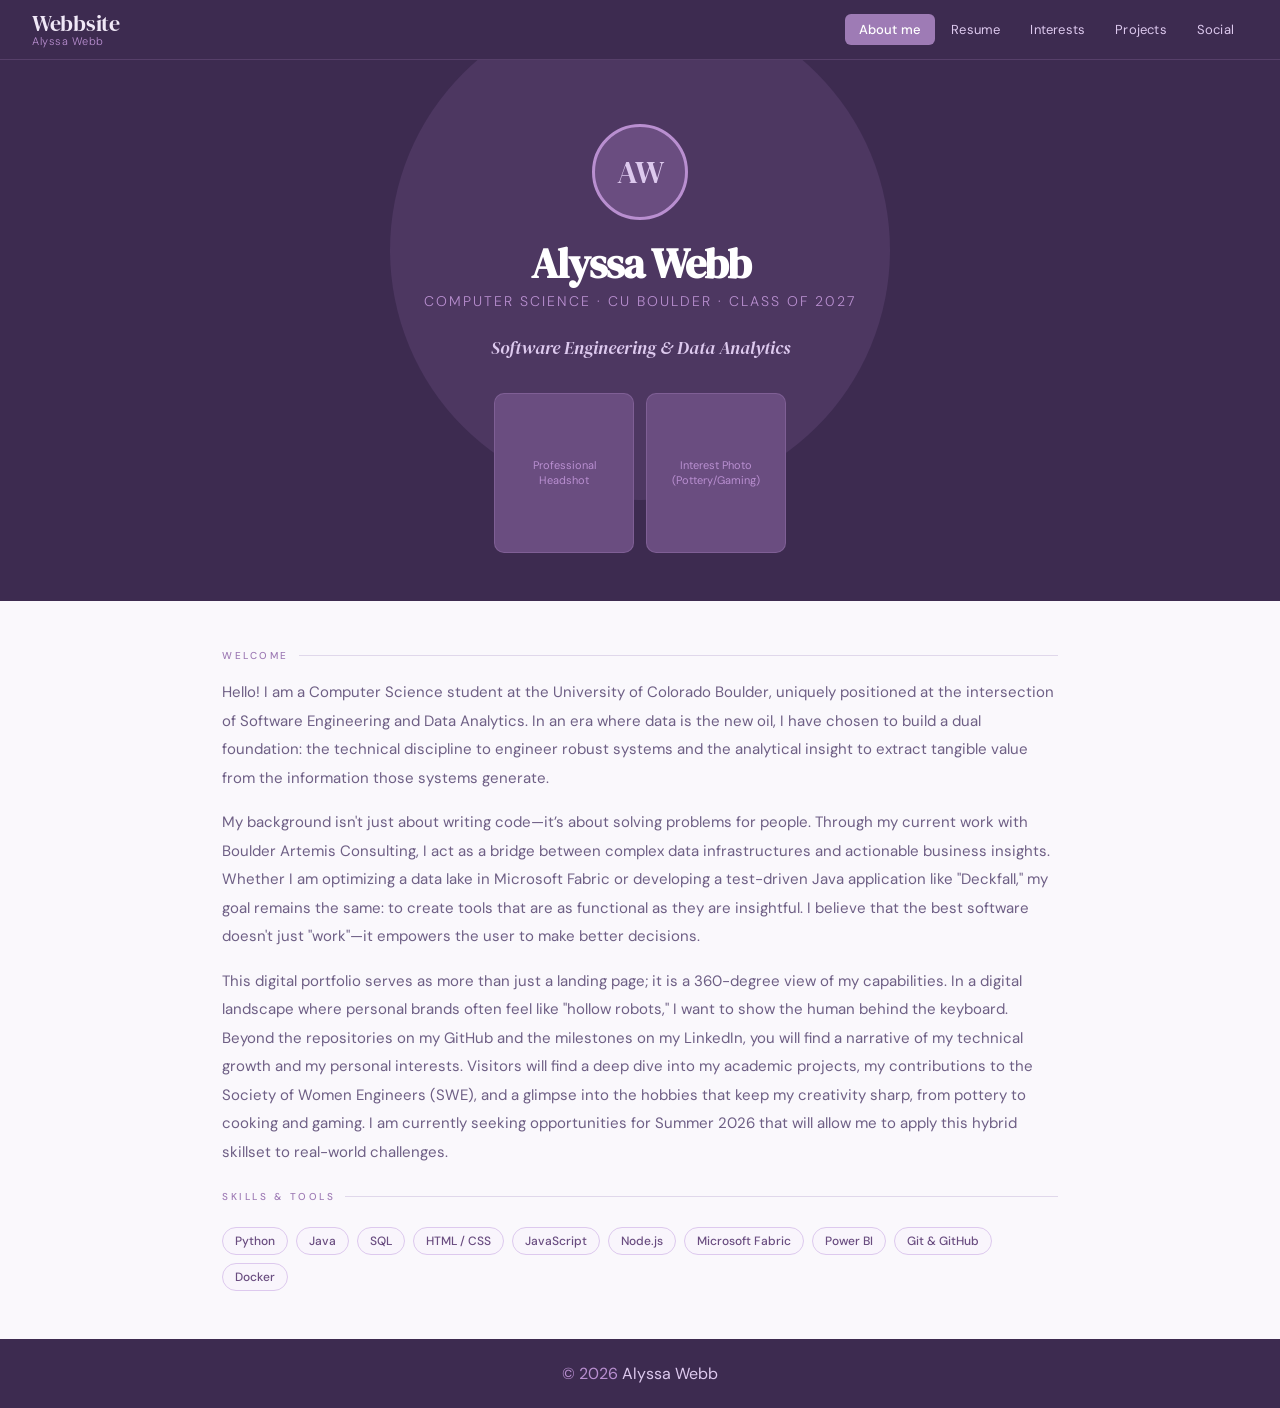
<file: webbsite/index.html>
<!DOCTYPE html>
<html lang="en">
<head>
<meta charset="UTF-8">
<meta name="viewport" content="width=device-width, initial-scale=1.0">
<title>Webbsite — Alyssa Webb</title>
<link rel="preconnect" href="https://fonts.googleapis.com">
<link rel="preconnect" href="https://fonts.gstatic.com" crossorigin>
<link href="https://fonts.googleapis.com/css2?family=DM+Serif+Display:ital@0;1&family=DM+Sans:wght@300;400;500&display=swap" rel="stylesheet">
<link rel="stylesheet" href="assets/css/styles.css">
<!-- NAV -->
<body>

<nav>
  <div class="nav-brand" onclick="showPage('home')">
    Webbsite
    <small>Alyssa Webb</small>
  </div>
  <div class="nav-links">
    <button class="nav-link active" onclick="showPage('home', this)">About me</button>
    <button class="nav-link" onclick="showPage('resume', this)">Resume</button>
    <button class="nav-link" onclick="showPage('interests', this)">Interests</button>
    <button class="nav-link" onclick="showPage('projects', this)">Projects</button>
    <button class="nav-link" onclick="showPage('social', this)">Social</button>
  </div>
</nav>

<div id="page-home" class="page active">
  <div class="hero">
    <div class="hero-inner">
      <div class="hero-avatar">AW</div>
      <h1>Alyssa Webb</h1>
      <div class="hero-role">Computer Science · CU Boulder · Class of 2027</div>
      <div class="hero-tagline">Software Engineering & Data Analytics</div>
      <div class="hero-photos">
        <div class="hero-photo">
          <div class="hero-photo-placeholder">
            <span>Professional Headshot</span>
          </div>
        </div>
        <div class="hero-photo">
          <div class="hero-photo-placeholder">
            <span>Interest Photo<br>(Pottery/Gaming)</span>
          </div>
        </div>
      </div>
    </div>
  </div>

  <div class="container">
    <div class="section-label">Welcome</div>
    <div class="about-text">
      <p>Hello! I am a Computer Science student at the University of Colorado Boulder, uniquely positioned at the intersection of Software Engineering and Data Analytics. In an era where data is the new oil, I have chosen to build a dual foundation: the technical discipline to engineer robust systems and the analytical insight to extract tangible value from the information those systems generate.</p>
      
      <p>My background isn't just about writing code—it’s about solving problems for people. Through my current work with Boulder Artemis Consulting, I act as a bridge between complex data infrastructures and actionable business insights. Whether I am optimizing a data lake in Microsoft Fabric or developing a test-driven Java application like "Deckfall," my goal remains the same: to create tools that are as functional as they are insightful. I believe that the best software doesn't just "work"—it empowers the user to make better decisions.</p>

      <p>This digital portfolio serves as more than just a landing page; it is a 360-degree view of my capabilities. In a digital landscape where personal brands often feel like "hollow robots," I want to show the human behind the keyboard. Beyond the repositories on my GitHub and the milestones on my LinkedIn, you will find a narrative of my technical growth and my personal interests. Visitors will find a deep dive into my academic projects, my contributions to the Society of Women Engineers (SWE), and a glimpse into the hobbies that keep my creativity sharp, from pottery to cooking and gaming. I am currently seeking opportunities for Summer 2026 that will allow me to apply this hybrid skillset to real-world challenges.</p>
    </div>

    <div class="section-label">Skills &amp; tools</div>
    <div class="skill-tags">
      <span class="skill-tag">Python</span>
      <span class="skill-tag">Java</span>
      <span class="skill-tag">SQL</span>
      <span class="skill-tag">HTML / CSS</span>
      <span class="skill-tag">JavaScript</span>
      <span class="skill-tag">Node.js</span>
      <span class="skill-tag">Microsoft Fabric</span>
      <span class="skill-tag">Power BI</span>
      <span class="skill-tag">Git &amp; GitHub</span>
      <span class="skill-tag">Docker</span>
    </div>
  </div>
</div>

<div id="page-resume" class="page">
  <div class="container">
    <div class="section-label">Resume / CV</div>
    <div class="resume-embed-box">
        <iframe src="https://drive.google.com/file/d/1-yeMEf5vMtyFNXZmP25-BjhHk75rmZf4/preview" title="Resume" width="100%" height="600px" allow="autoplay"></iframe>
    </div>
  </div>
</div>

<div id="page-interests" class="page">
  <div class="container">
    <div class="section-label">My life outside of work...</div>
    <div class="card-grid">
      
      <div class="card">
        <div class="card-img">
          <div class="card-img-placeholder"><span>Getting Outdoors!</span></div>
        </div>
        <div class="card-body">
          <div class="card-title">Hiking, Walking, Working out!</div>
          <div class="card-desc">
            When I’m not behind a screen, I prioritize spending time outdoors to stay grounded. 
            I frequently go hiking and walking with my family around Boulder, which helps me 
            recharge and maintain a healthy work-life balance. These excursions allow me to 
            appreciate the local landscape, clear my mind for complex problem-solving, and 
            value the importance of community and connection outside of a technical environment.
          </div>
          <span class="card-tag">Hobby</span>
        </div>
      </div>

      <div class="card">
        <div class="card-img">
          <div class="card-img-placeholder"><span>Cooking & Food</span></div>
        </div>
        <div class="card-body">
          <div class="card-title">Cooking / Trying new Food!</div>
          <div class="card-desc">
            I have recently started exploring the art of cooking, which has been a rewarding 
            challenge. I've enjoyed learning to bake pretzels and mastering the grill, though 
            I did once manage to burn pasta—an embarrassing feat I didn't think was possible! 
            Since then, I’ve been putting my skills to the test by trying complex new recipes 
            and discovering how much creativity goes into a great meal.
          </div>
          <span class="card-tag">Hobby</span>
        </div>
      </div>

      <div class="card">
        <div class="card-img">
          <div class="card-img-placeholder"><span>Gaming</span></div>
        </div>
        <div class="card-body">
          <div class="card-title">Gaming</div>
          <div class="card-desc">
            Gaming is where my interest in software and computers first began. While I love the 
            logic behind strategy games, I am a huge fan of MMOs like World of Warcraft, 
            which I enjoy playing with my dad. Exploring titles like Stardew Valley, Teardown, 
            and Project Zomboid allows me to appreciate different game mechanics and 
            storytelling styles, fueling my own aspirations in software development.
          </div>
          <span class="card-tag">Hobby</span>
        </div>
      </div>

    </div>
  </div>
</div>

<div id="page-projects" class="page">
  <div class="container">
    <div class="section-label">Academic &amp; professional highlights</div>
    <div class="card-grid">
      <div class="card">
        <div class="card-img">
          <div class="card-img-placeholder"><span>Boulder Artemis Consulting</span></div>
        </div>
        <div class="card-body">
          <div class="card-title">Data Analyst</div>
          <div class="card-desc">Working with Boulder Artemis has provided me with invaluable client-facing experience. I’ve mastered tools like Microsoft Fabric and Power BI to help businesses understand their data. This role has taught me how to manage data lakes and use semantic models for deep analysis, showing me how data impacts real-world business decisions beyond the classroom.</div>
          <span class="card-tag">Data Analysis</span>
          <span class="card-tag">Microsoft Fabric</span>
        </div>
      </div>

      <div class="card">
        <div class="card-img">
          <div class="card-img-placeholder"><span>Deckfall Project</span></div>
        </div>
        <div class="card-body">
          <div class="card-title">Deckfall</div>
          <div class="card-desc">"Deckfall" is a Java-based deck-building roguelike inspired by titles like Slay the Spire. This project allows me to apply Object-Oriented Design (OOD) and Test-Driven Development (TDD). Using Java2D and Swing, my partner and I are navigating the full software design cycle, focusing on clean code, inheritance, and modularity to create a scalable gaming experience.</div>
          <span class="card-tag">Java</span>
          <span class="card-tag">TDD</span>
        </div>
      </div>

      <div class="card">
        <div class="card-img">
          <div class="card-img-placeholder"><span>Audionyx Project</span></div>
        </div>
        <div class="card-body">
          <div class="card-title">Project Manager — Audionyx</div>
          <div class="card-desc">In the Audionyx project, I oversaw a full-stack web application, gaining hands-on experience with Node.js, Handlebars, and PostgreSQL. I learned the intricacies of middleware and backend services, and most importantly, how to containerize the application using Docker to ensure that our development environment remained consistent and deployable across different platforms.</div>
          <span class="card-tag">Full-Stack</span>
          <span class="card-tag">Docker</span>
        </div>
      </div>
    </div>
  </div>
</div>

<div id="page-social" class="page">
  <div class="container">
    <div class="section-label">Social profiles</div>
    <div class="social-card">
      <div class="social-icon" style="background:#0A66C2;">
        <svg width="18" height="18" viewBox="0 0 24 24" fill="white"><path d="M16 8a6 6 0 0 1 6 6v7h-4v-7a2 2 0 0 0-2-2 2 2 0 0 0-2 2v7h-4v-7a6 6 0 0 1 6-6z"/><rect x="2" y="9" width="4" height="12"/><circle cx="4" cy="4" r="2"/></svg>
      </div>
      <div>
        <div class="social-name">LinkedIn</div>
        <div class="social-desc">My LinkedIn serves as my professional anchor, showcasing my career milestones, endorsements from peers at CU Boulder, and updates on my work with Boulder Artemis Consulting.</div>
        <a class="social-url" href="https://www.linkedin.com/in/alyssa-webb-956a50228/" target="_blank">linkedin.com/in/alyssamariewebb</a>
      </div>
    </div>

    <div class="social-card">
      <div class="social-icon" style="background:#1b1f23;">
        <svg width="18" height="18" viewBox="0 0 24 24" fill="white"><path d="M12 0C5.37 0 0 5.37 0 12c0 5.31 3.435 9.795 8.205 11.385.6.105.825-.255.825-.57 0-.285-.015-1.23-.015-2.235-3.015.555-3.795-.735-4.035-1.41-.135-.345-.72-1.41-1.23-1.695-.42-.225-1.02-.78-.015-.795.945-.015 1.62.87 1.845 1.23 1.08 1.815 2.805 1.305 3.495.99.105-.78.42-1.305.765-1.605-2.67-.3-5.46-1.335-5.46-5.925 0-1.305.465-2.385 1.23-3.225-.12-.3-.54-1.53.12-3.18 0 0 1.005-.315 3.3 1.23.96-.27 1.98-.405 3-.405s2.04.135 3 .405c2.295-1.56 3.3-1.23 3.3-1.23.66 1.65.24 2.88.12 3.18.765.84 1.23 1.905 1.23 3.225 0 4.605-2.805 5.625-5.475 5.925.435.375.81 1.095.81 2.22 0 1.605-.015 2.895-.015 3.3 0 .315.225.69.825.57A12.02 12.02 0 0 0 24 12c0-6.63-5.37-12-12-12z"/></svg>
      </div>
      <div>
        <div class="social-name">GitHub</div>
        <div class="social-desc">My GitHub provides transparency into my coding style and logic. Visitors can explore my repositories for "Deckfall" and other coursework to see how I apply TDD and OOD in practice.</div>
        <a class="social-url" href="https://github.com/Alyssa-Webb" target="_blank">github.com/Alyssa-Webb</a>
      </div>
    </div>
  </div>
</div>

<footer>
  &copy; 2026 <span>Alyssa Webb</span> 
</footer>

<script>
  function showPage(id, btn) {
    document.querySelectorAll('.page').forEach(p => p.classList.remove('active'));
    document.querySelectorAll('.nav-link').forEach(b => b.classList.remove('active'));
    document.getElementById('page-' + id).classList.add('active');
    if (btn) btn.classList.add('active');
    window.scrollTo({ top: 0, behavior: 'smooth' });
  }
</script>
</body>
</file>
<file: webbsite/assets/css/styles.css>
:root {
    --lilac-50: #f9f5fc;
    --lilac-100: #f0e8f7;
    --lilac-200: #ddc9ee;
    --lilac-400: #b98fd0;
    --lilac-600: #9e7bb5;
    --lilac-800: #6a4d80;
    --lilac-900: #3d2b50;

    --blue-50: #f5f0fa;
    --blue-100: #e8daf4;
    --blue-400: #b89ccc;
    --blue-600: #9e7bb5;
    --blue-800: #5a3d70;

    --amber-400: #f0a500;
    --amber-600: #c47d00;

    --gray-50: #faf8fc;
    --gray-100: #f2eef7;
    --gray-200: #e0d8eb;
    --gray-400: #a898bb;
    --gray-600: #6e5f85;
    --gray-800: #3a2e4a;
    --gray-900: #1e1630;

    --font-display: 'DM Serif Display', Georgia, serif;
    --font-body: 'DM Sans', system-ui, sans-serif;

    --nav-h: 60px;
    --max-w: 900px;
  }

  *, *::before, *::after { box-sizing: border-box; margin: 0; padding: 0; }

  html { scroll-behavior: smooth; }

  body {
  display: flex;
  flex-direction: column;
  min-height: 100vh;
  font-family: var(--font-body);
  background: var(--gray-50);
  color: var(--gray-900);
  }

  /* ── NAV ── */
  nav {
    position: sticky;
    top: 0;
    z-index: 100;
    background: var(--lilac-900);
    height: var(--nav-h);
    display: flex;
    align-items: center;
    justify-content: space-between;
    padding: 0 2rem;
    border-bottom: 1px solid rgba(158,123,181,0.25);
  }

  .nav-brand {
    font-family: var(--font-display);
    font-size: 22px;
    color: var(--lilac-100);
    cursor: pointer;
    letter-spacing: -0.3px;
    display: flex;
    flex-direction: column;
    line-height: 1;
    gap: 2px;
  }
  .nav-brand small {
    font-family: var(--font-body);
    font-size: 11px;
    color: var(--lilac-400);
    font-weight: 300;
    letter-spacing: 0.5px;
  }

  .nav-links {
    display: flex;
    gap: 2px;
  }

  .nav-link {
    font-family: var(--font-body);
    font-size: 13px;
    font-weight: 400;
    color: var(--lilac-200);
    background: transparent;
    border: none;
    padding: 7px 14px;
    border-radius: 6px;
    cursor: pointer;
    transition: background 0.15s, color 0.15s;
    letter-spacing: 0.2px;
  }
  .nav-link:hover { background: rgba(157,143,245,0.15); }
  .nav-link.active {
    background: var(--lilac-600);
    color: #fff;
    font-weight: 500;
  }

  /* ── PAGES ── */
  .page { display: none; }
  .page.active { display: block; }

  /* ── LAYOUT ── */
  .container {
    flex: 1; 
    max-width: var(--max-w);
    margin: 0 auto;
    padding: 3rem 2rem;
  }

  /* ── HERO ── */
  .hero {
    background: var(--lilac-900);
    padding: 4rem 2rem 3rem;
    text-align: center;
    position: relative;
    overflow: hidden;
  }
  .hero::before {
    content: '';
    position: absolute;
    top: -60px; left: 50%;
    transform: translateX(-50%);
    width: 500px; height: 500px;
    border-radius: 50%;
    background: var(--lilac-800);
    opacity: 0.35;
    pointer-events: none;
  }
  .hero-inner { position: relative; z-index: 1; }

  .hero-avatar {
    width: 96px; height: 96px;
    border-radius: 50%;
    background: var(--lilac-800);
    border: 3px solid var(--lilac-400);
    margin: 0 auto 1.25rem;
    display: flex; align-items: center; justify-content: center;
    font-family: var(--font-display);
    font-size: 32px;
    color: var(--lilac-200);
    overflow: hidden;
  }
  .hero-avatar img { width: 100%; height: 100%; object-fit: cover; }

  .hero h1 {
    font-family: var(--font-display);
    font-size: 42px;
    color: #fff;
    letter-spacing: -1px;
    line-height: 1.1;
    margin-bottom: 6px;
  }
  .hero-role {
    font-size: 14px;
    font-weight: 300;
    color: var(--lilac-400);
    letter-spacing: 2px;
    text-transform: uppercase;
    margin-bottom: 1.5rem;
  }
  .hero-tagline {
    font-family: var(--font-display);
    font-style: italic;
    font-size: 18px;
    color: var(--lilac-200);
    max-width: 500px;
    margin: 0 auto 2rem;
    line-height: 1.5;
  }

  .hero-photos {
    display: flex;
    gap: 12px;
    justify-content: center;
    margin-top: 1rem;
  }
  .hero-photo {
    width: 140px; height: 160px;
    border-radius: 10px;
    border: 1.5px solid rgba(158,123,181,0.4);
    background: var(--lilac-800);
    overflow: hidden;
    display: flex; flex-direction: column;
    align-items: center; justify-content: center;
    gap: 8px;
  }
  .hero-photo img { width: 100%; height: 100%; object-fit: cover; }
  .hero-photo-placeholder {
    display: flex; flex-direction: column;
    align-items: center; justify-content: center;
    gap: 8px; width: 100%; height: 100%;
    padding: 12px;
  }
  .hero-photo-placeholder svg { opacity: 0.5; }
  .hero-photo-placeholder span {
    font-size: 11px; color: var(--lilac-400);
    text-align: center; line-height: 1.4;
  }

  /* ── SECTION LABEL ── */
  .section-label {
    font-size: 10px;
    font-weight: 500;
    letter-spacing: 2.5px;
    text-transform: uppercase;
    color: var(--lilac-600);
    margin-bottom: 1rem;
    display: flex;
    align-items: center;
    gap: 10px;
  }
  .section-label::after {
    content: '';
    flex: 1;
    height: 1px;
    background: var(--gray-200);
  }

  /* ── ABOUT BODY ── */
  .about-text {
    font-size: 15px;
    line-height: 1.9;
    color: var(--gray-600);
    margin-bottom: 1.5rem;
  }
  .about-text p + p { margin-top: 1rem; }

  .skill-tags {
    display: flex; flex-wrap: wrap; gap: 8px; margin-top: 1.5rem;
  }
  .skill-tag {
    background: var(--lilac-50);
    border: 1px solid var(--lilac-200);
    color: var(--lilac-800);
    font-size: 12px; font-weight: 500;
    padding: 5px 12px;
    border-radius: 20px;
  }

  /* ── CARDS ── */
  .card-grid {
    display: grid;
    grid-template-columns: repeat(auto-fit, minmax(240px, 1fr));
    gap: 1.25rem;
    margin-bottom: 2rem;
  }

  .card {
    background: #fff;
    border: 1px solid var(--gray-200);
    border-radius: 12px;
    overflow: hidden;
    transition: box-shadow 0.2s, transform 0.2s;
  }
  .card:hover {
    box-shadow: 0 8px 32px rgba(108,92,231,0.12);
    transform: translateY(-2px);
  }

  .card-img {
    width: 100%; height: 140px;
    background: var(--lilac-50);
    display: flex; align-items: center; justify-content: center;
    border-bottom: 1px solid var(--gray-200);
    overflow: hidden;
    position: relative;
  }
  .card-img img { width: 100%; height: 100%; object-fit: cover; }
  .card-img-placeholder {
    display: flex; flex-direction: column; align-items: center; gap: 8px;
  }
  .card-img-placeholder span { font-size: 11px; color: var(--lilac-400); }

  .card-body { padding: 1.1rem 1.25rem 1.25rem; }
  .card-title {
    font-family: var(--font-display);
    font-size: 17px;
    color: var(--gray-900);
    margin-bottom: 6px;
    line-height: 1.3;
  }
  .card-desc {
    font-size: 13px;
    line-height: 1.75;
    color: var(--gray-600);
    margin-bottom: 10px;
  }
  .card-tag {
    display: inline-block;
    background: var(--lilac-50);
    color: var(--lilac-800);
    border: 1px solid var(--lilac-200);
    font-size: 11px; font-weight: 500;
    padding: 3px 10px;
    border-radius: 12px;
    margin-right: 4px; margin-bottom: 4px;
  }
  .card-link {
    display: inline-block;
    margin-top: 8px;
    font-size: 12px;
    color: var(--lilac-600);
    font-weight: 500;
    text-decoration: none;
  }
  .card-link:hover { text-decoration: underline; }

  /* ── RESUME ── */
  .resume-embed-box {
    background: #fff;
    border: 1px solid var(--gray-200);
    border-radius: 12px;
    overflow: hidden;
    margin-bottom: 2rem;
  }
  .resume-embed-box iframe {
    width: 100%;
    height: 600px;
    border: none;
    display: block;
  }
  .resume-placeholder {
    height: 400px;
    display: flex; flex-direction: column;
    align-items: center; justify-content: center;
    gap: 12px;
    background: var(--lilac-50);
    border-radius: 12px;
    border: 2px dashed var(--lilac-200);
    margin-bottom: 2rem;
  }
  .resume-placeholder p { font-size: 14px; color: var(--gray-400); max-width: 360px; text-align: center; line-height: 1.6; }
  .resume-placeholder code { font-size: 12px; background: var(--gray-100); padding: 2px 6px; border-radius: 4px; color: var(--lilac-600); }

  .stats-row {
    display: grid;
    grid-template-columns: repeat(3, 1fr);
    gap: 1rem;
    margin-bottom: 2rem;
  }
  .stat-card {
    background: #fff;
    border: 1px solid var(--gray-200);
    border-radius: 10px;
    padding: 1.25rem;
    text-align: center;
  }
  .stat-num {
    font-family: var(--font-display);
    font-size: 32px;
    color: var(--lilac-600);
    line-height: 1;
  }
  .stat-label {
    font-size: 12px;
    color: var(--gray-400);
    margin-top: 4px;
    font-weight: 300;
  }

  /* ── SOCIAL ── */
  .social-card {
    background: #fff;
    border: 1px solid var(--gray-200);
    border-radius: 12px;
    padding: 1.25rem 1.5rem;
    margin-bottom: 1rem;
    display: flex;
    align-items: flex-start;
    gap: 1rem;
    transition: box-shadow 0.2s;
  }
  .social-card:hover { box-shadow: 0 4px 16px rgba(108,92,231,0.1); }

  .social-icon {
    width: 40px; height: 40px; flex-shrink: 0;
    border-radius: 10px;
    display: flex; align-items: center; justify-content: center;
    font-size: 14px; font-weight: 500;
  }
  .social-name {
    font-weight: 500;
    font-size: 15px;
    margin-bottom: 4px;
    color: var(--gray-900);
  }
  .social-desc { font-size: 13px; color: var(--gray-600); line-height: 1.7; }
  .social-url {
    display: inline-block;
    margin-top: 6px;
    font-size: 12px;
    color: var(--lilac-600);
    font-weight: 500;
    text-decoration: none;
  }
  .social-url:hover { text-decoration: underline; }

  /* ── FILL NOTE ── */
  .fill-note {
    background: #fffbeb;
    border: 1px solid #fde68a;
    border-radius: 8px;
    padding: 10px 14px;
    font-size: 12px;
    color: #92400e;
    margin-bottom: 1.75rem;
  }

  /* ── FOOTER ── */
    footer {
        margin-top: auto; 
        background: var(--lilac-900);
        color: var(--lilac-400);
        text-align: center;
        padding: 1.5rem;
    }
  footer span { color: var(--lilac-200); }

  /* ── RESPONSIVE ── */
  @media (max-width: 600px) {
    nav { padding: 0 1rem; }
    .nav-link { padding: 6px 9px; font-size: 12px; }
    .hero h1 { font-size: 30px; }
    .hero-photos { gap: 8px; }
    .hero-photo { width: 110px; height: 130px; }
    .container { padding: 2rem 1.25rem; }
    .stats-row { grid-template-columns: 1fr 1fr; }
    .card-grid { grid-template-columns: 1fr; }
  }

  /* ── PAGE TRANSITIONS ── */
  .page.active {
    animation: fadeIn 0.25s ease;
  }
  @keyframes fadeIn {
    from { opacity: 0; transform: translateY(6px); }
    to   { opacity: 1; transform: translateY(0); }
  }
</file>
